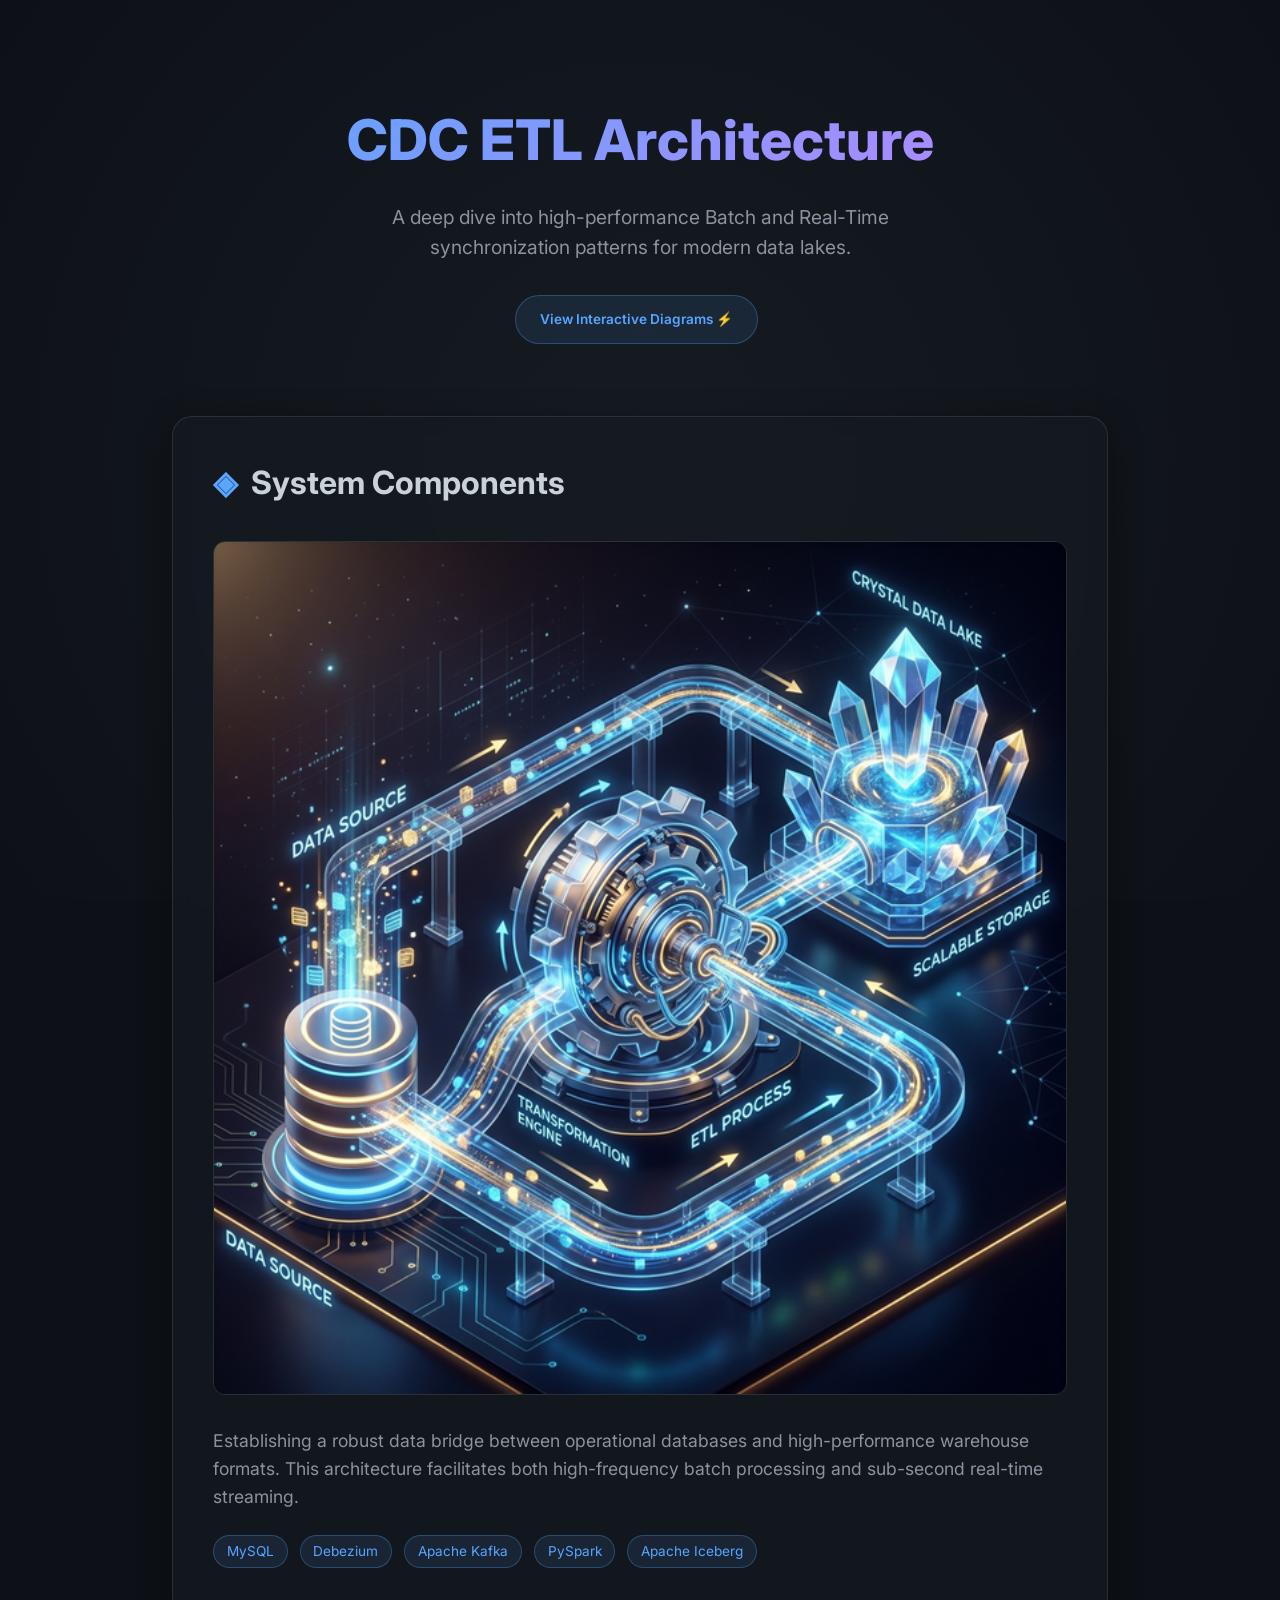
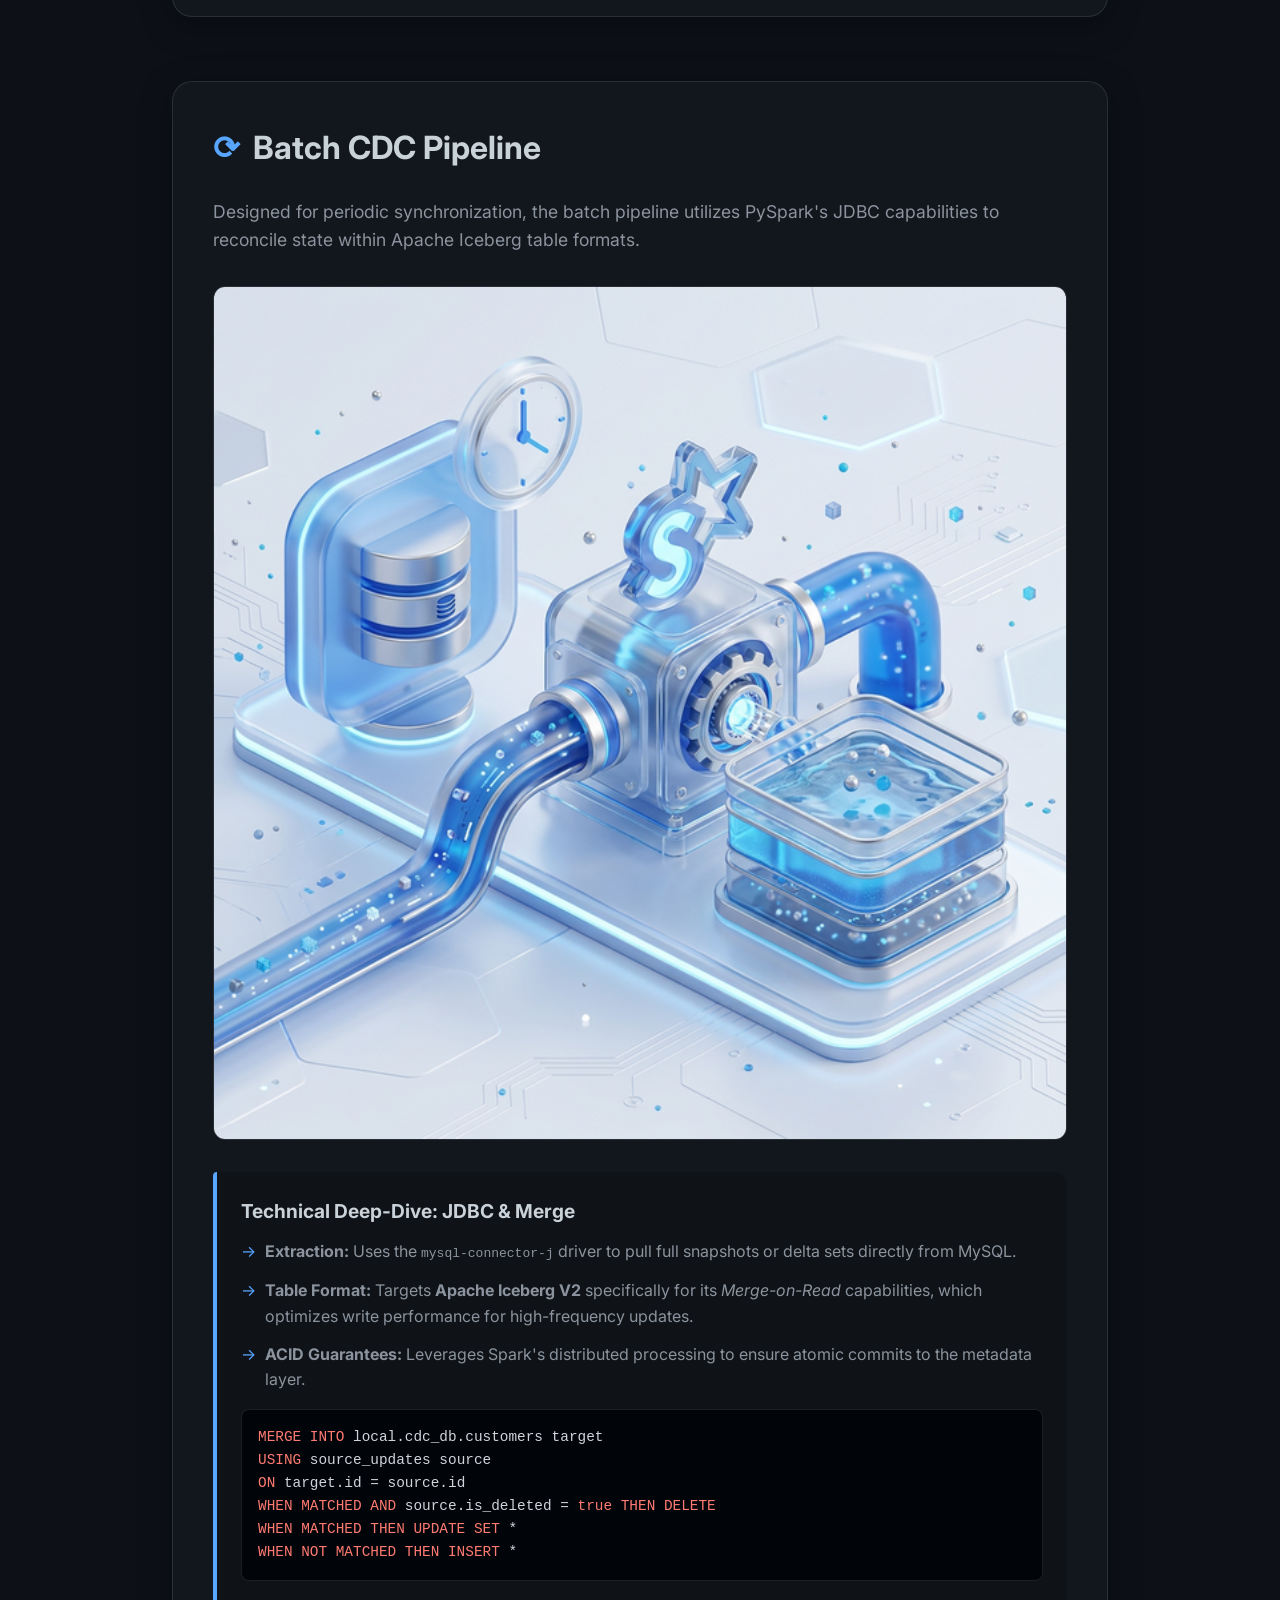
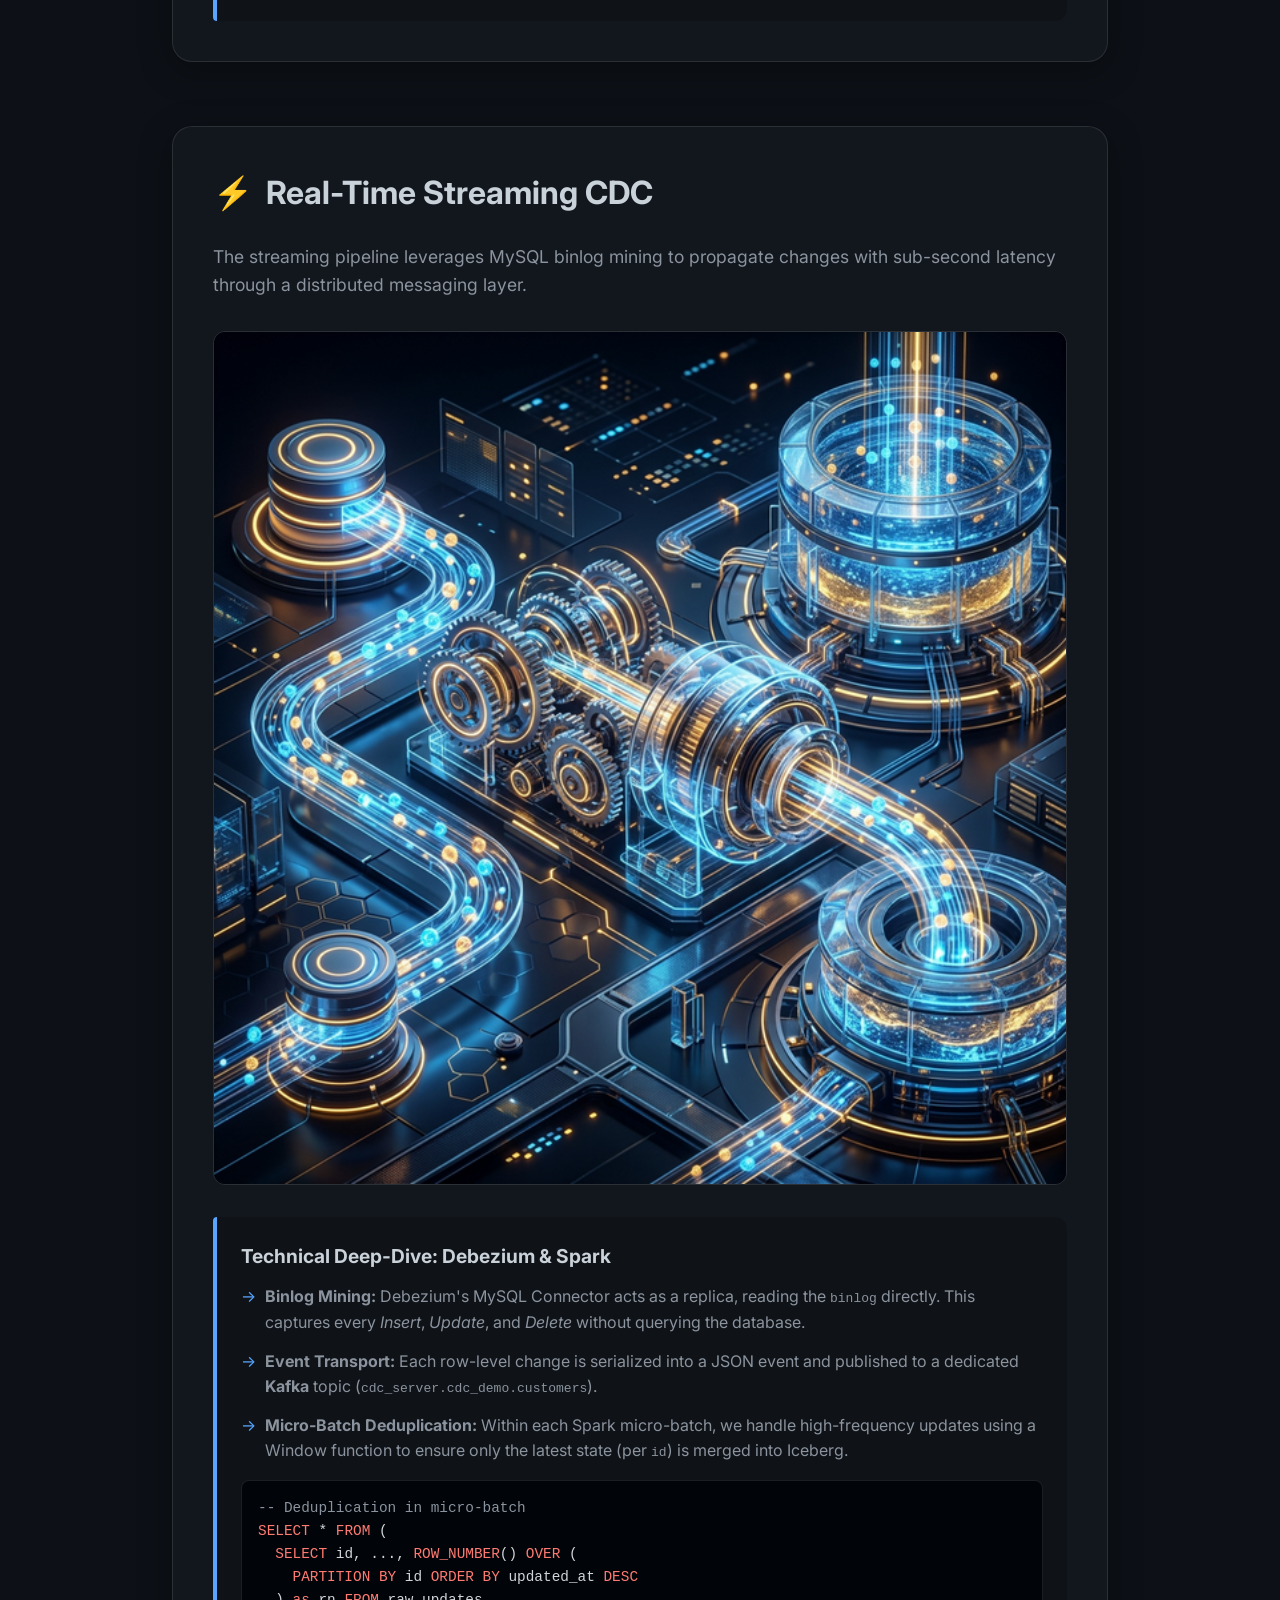
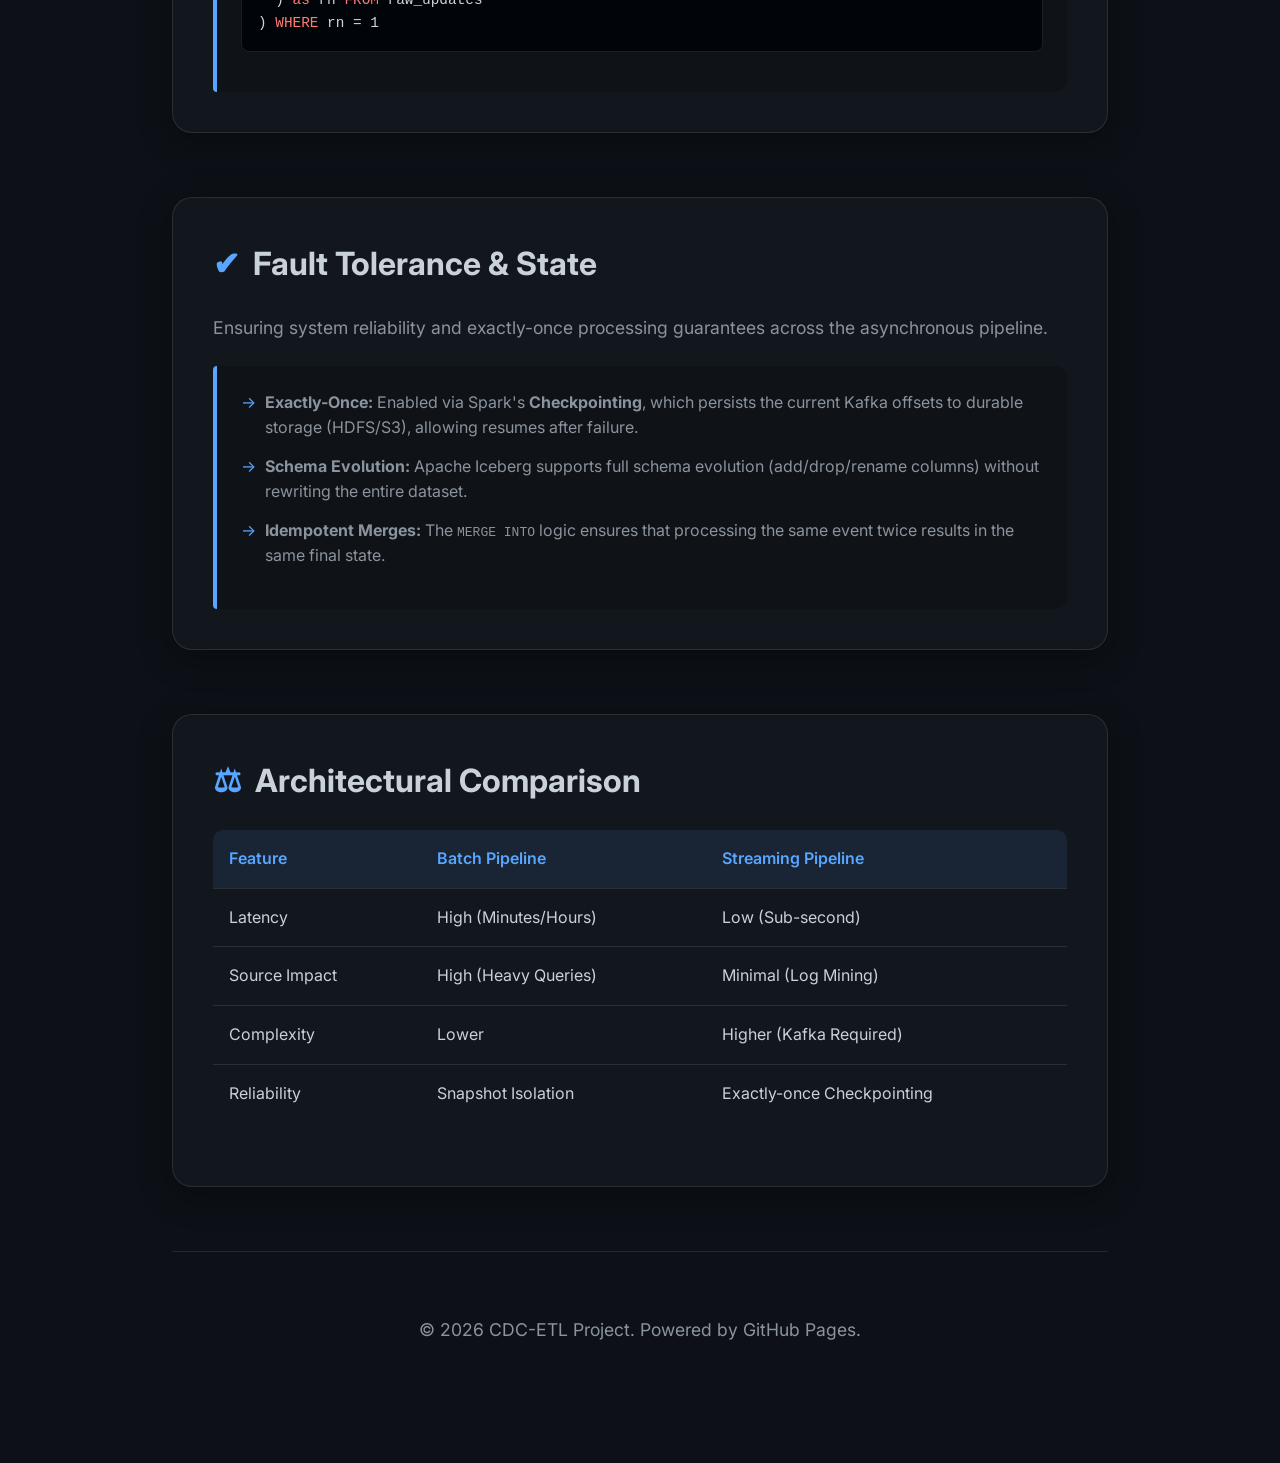
<file: docs/index.html>
<!DOCTYPE html>
<html lang="en">
<head>
    <meta charset="UTF-8">
    <meta name="viewport" content="width=device-width, initial-scale=1.0">
    <title>CDC ETL | Modern Data Pipeline Architecture</title>
    <meta name="description" content="Technical overview of Batch and Real-Time Streaming CDC synchronization patterns using MySQL, Debezium, Kafka, Spark, and Apache Iceberg.">
    <link rel="stylesheet" href="style.css">
    <link rel="preconnect" href="https://fonts.googleapis.com">
    <link rel="preconnect" href="https://fonts.gstatic.com" crossorigin>
    <link href="https://fonts.googleapis.com/css2?family=Inter:wght@400;600;800&display=swap" rel="stylesheet">
</head>
<body>
    <div class="container">
        <header>
            <h1>CDC ETL Architecture</h1>
            <p class="subtitle">A deep dive into high-performance Batch and Real-Time synchronization patterns for modern data lakes.</p>
            <div style="margin-top: 2rem;">
                <a href="pipeline-diagrams.html" class="tech-tag" style="text-decoration: none; padding: 0.8rem 1.5rem; font-weight: 600;">View Interactive Diagrams ⚡</a>
            </div>
        </header>

        <section id="overview">
            <div class="glass-card">
                <h2><span class="icon">◈</span> System Components</h2>
                <div class="diagram-container">
                    <img src="assets/data_pipeline_abstract.png" alt="Overall Data Pipeline Abstract Diagram">
                </div>
                <p>Establishing a robust data bridge between operational databases and high-performance warehouse formats. This architecture facilitates both high-frequency batch processing and sub-second real-time streaming.</p>
                <div class="tech-stack">
                    <span class="tech-tag">MySQL</span>
                    <span class="tech-tag">Debezium</span>
                    <span class="tech-tag">Apache Kafka</span>
                    <span class="tech-tag">PySpark</span>
                    <span class="tech-tag">Apache Iceberg</span>
                </div>
            </div>
        </section>

        <section id="batch">
            <div class="glass-card">
                <h2><span class="icon">⟳</span> Batch CDC Pipeline</h2>
                <p>Designed for periodic synchronization, the batch pipeline utilizes PySpark's JDBC capabilities to reconcile state within Apache Iceberg table formats.</p>
                
                <div class="diagram-container">
                    <img src="assets/batch_cdc_diagram.png" alt="Batch CDC Architecture Diagram">
                </div>

                <div class="tech-details">
                    <h3>Technical Deep-Dive: JDBC & Merge</h3>
                    <ul class="details-list">
                        <li><strong>Extraction:</strong> Uses the <code>mysql-connector-j</code> driver to pull full snapshots or delta sets directly from MySQL.</li>
                        <li><strong>Table Format:</strong> Targets <strong>Apache Iceberg V2</strong> specifically for its <em>Merge-on-Read</em> capabilities, which optimizes write performance for high-frequency updates.</li>
                        <li><strong>ACID Guarantees:</strong> Leverages Spark's distributed processing to ensure atomic commits to the metadata layer.</li>
                    </ul>
                    <div class="code-block">
                        <span class="keyword">MERGE INTO</span> local.cdc_db.customers target<br>
                        <span class="keyword">USING</span> source_updates source<br>
                        <span class="keyword">ON</span> target.id = source.id<br>
                        <span class="keyword">WHEN MATCHED AND</span> source.is_deleted = <span class="keyword">true THEN DELETE</span><br>
                        <span class="keyword">WHEN MATCHED THEN UPDATE SET</span> *<br>
                        <span class="keyword">WHEN NOT MATCHED THEN INSERT</span> *
                    </div>
                </div>
            </div>
        </section>

        <section id="streaming">
            <div class="glass-card">
                <h2><span class="icon">⚡</span> Real-Time Streaming CDC</h2>
                <p>The streaming pipeline leverages MySQL binlog mining to propagate changes with sub-second latency through a distributed messaging layer.</p>
                
                <div class="diagram-container">
                    <img src="assets/streaming_cdc_diagram.png" alt="Streaming CDC Architecture Diagram">
                </div>

                <div class="tech-details">
                    <h3>Technical Deep-Dive: Debezium & Spark</h3>
                    <ul class="details-list">
                        <li><strong>Binlog Mining:</strong> Debezium's MySQL Connector acts as a replica, reading the <code>binlog</code> directly. This captures every <em>Insert</em>, <em>Update</em>, and <em>Delete</em> without querying the database.</li>
                        <li><strong>Event Transport:</strong> Each row-level change is serialized into a JSON event and published to a dedicated <strong>Kafka</strong> topic (<code>cdc_server.cdc_demo.customers</code>).</li>
                        <li><strong>Micro-Batch Deduplication:</strong> Within each Spark micro-batch, we handle high-frequency updates using a Window function to ensure only the latest state (per <code>id</code>) is merged into Iceberg.</li>
                    </ul>
                    <div class="code-block">
                        <span class="comment">-- Deduplication in micro-batch</span><br>
                        <span class="keyword">SELECT</span> * <span class="keyword">FROM</span> (<br>
                        &nbsp;&nbsp;<span class="keyword">SELECT</span> id, ..., <span class="keyword">ROW_NUMBER</span>() <span class="keyword">OVER</span> (<br>
                        &nbsp;&nbsp;&nbsp;&nbsp;<span class="keyword">PARTITION BY</span> id <span class="keyword">ORDER BY</span> updated_at <span class="keyword">DESC</span><br>
                        &nbsp;&nbsp;) <span class="keyword">as</span> rn <span class="keyword">FROM</span> raw_updates<br>
                        ) <span class="keyword">WHERE</span> rn = 1
                    </div>
                </div>
            </div>
        </section>

        <section id="reliability">
            <div class="glass-card">
                <h2><span class="icon">✔</span> Fault Tolerance & State</h2>
                <p>Ensuring system reliability and exactly-once processing guarantees across the asynchronous pipeline.</p>
                <div class="tech-details">
                    <ul class="details-list">
                        <li><strong>Exactly-Once:</strong> Enabled via Spark's <strong>Checkpointing</strong>, which persists the current Kafka offsets to durable storage (HDFS/S3), allowing resumes after failure.</li>
                        <li><strong>Schema Evolution:</strong> Apache Iceberg supports full schema evolution (add/drop/rename columns) without rewriting the entire dataset.</li>
                        <li><strong>Idempotent Merges:</strong> The <code>MERGE INTO</code> logic ensures that processing the same event twice results in the same final state.</li>
                    </ul>
                </div>
            </div>
        </section>

        <section id="comparison">
            <div class="glass-card">
                <h2><span class="icon">⚖</span> Architectural Comparison</h2>
                <table>
                    <thead>
                        <tr>
                            <th>Feature</th>
                            <th>Batch Pipeline</th>
                            <th>Streaming Pipeline</th>
                        </tr>
                    </thead>
                    <tbody>
                        <tr>
                            <td>Latency</td>
                            <td>High (Minutes/Hours)</td>
                            <td>Low (Sub-second)</td>
                        </tr>
                        <tr>
                            <td>Source Impact</td>
                            <td>High (Heavy Queries)</td>
                            <td>Minimal (Log Mining)</td>
                        </tr>
                        <tr>
                            <td>Complexity</td>
                            <td>Lower</td>
                            <td>Higher (Kafka Required)</td>
                        </tr>
                        <tr>
                            <td>Reliability</td>
                            <td>Snapshot Isolation</td>
                            <td>Exactly-once Checkpointing</td>
                        </tr>
                    </tbody>
                </table>
            </div>
        </section>

        <footer>
            <p>&copy; 2026 CDC-ETL Project. Powered by GitHub Pages.</p>
        </footer>
    </div>

    <script>
        // Simple Intersection Observer for scroll animations
        const observer = new IntersectionObserver((entries) => {
            entries.forEach(entry => {
                if (entry.isIntersecting) {
                    entry.target.classList.add('visible');
                }
            });
        }, { threshold: 0.1 });

        document.querySelectorAll('section').forEach(section => {
            observer.observe(section);
        });
    </script>
</body>
</html>
</file>
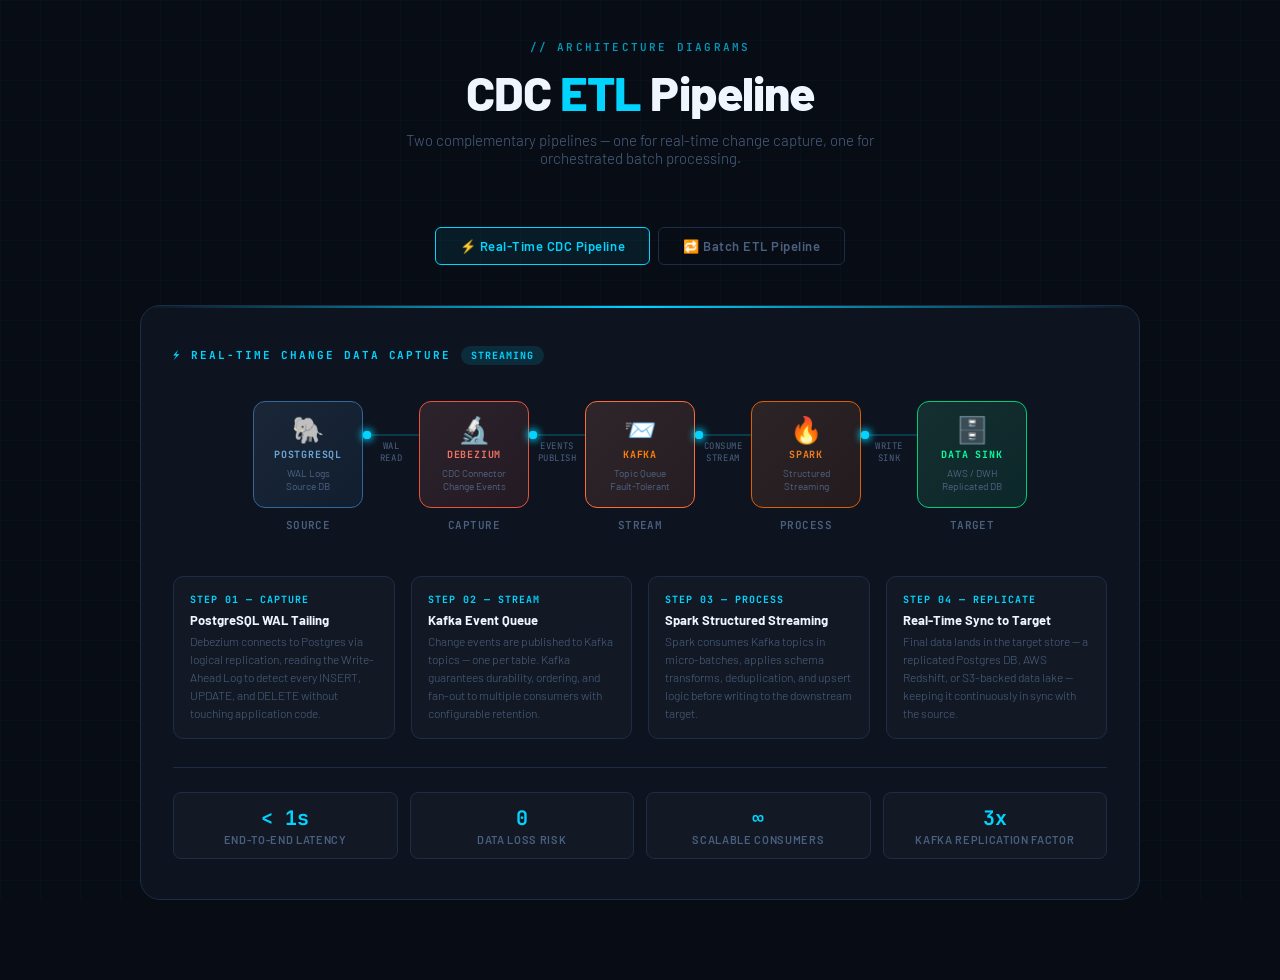
<file: pipeline-diagrams.html>
<!DOCTYPE html>
<html lang="en">
<head>
<meta charset="UTF-8"/>
<meta name="viewport" content="width=device-width, initial-scale=1.0"/>
<title>CDC ETL Pipeline Architectures</title>
<link href="https://fonts.googleapis.com/css2?family=JetBrains+Mono:wght@400;600;700&family=Barlow:wght@300;400;600;700;800&display=swap" rel="stylesheet"/>
<style>
*,*::before,*::after{box-sizing:border-box;margin:0;padding:0}

:root{
  --bg:#080c14;
  --panel:#0d1420;
  --border:#1e2d45;
  --cyan:#00d4ff;
  --green:#00ff9d;
  --orange:#ff7b00;
  --red:#ff3d6b;
  --yellow:#ffd166;
  --text:#c8d8f0;
  --muted:#4a6080;
  --white:#f0f6ff;
}

body{
  background:var(--bg);
  font-family:'Barlow',sans-serif;
  color:var(--text);
  min-height:100vh;
  overflow-x:hidden;
}

/* grid bg */
body::before{
  content:'';
  position:fixed;inset:0;
  background-image:
    linear-gradient(rgba(0,212,255,0.03) 1px,transparent 1px),
    linear-gradient(90deg,rgba(0,212,255,0.03) 1px,transparent 1px);
  background-size:40px 40px;
  pointer-events:none;z-index:0;
}

.page{position:relative;z-index:1;padding:40px 24px 80px;}

/* header */
.header{text-align:center;margin-bottom:60px;}
.header .eyebrow{
  font-family:'JetBrains Mono',monospace;
  font-size:11px;font-weight:600;
  letter-spacing:0.2em;text-transform:uppercase;
  color:var(--cyan);opacity:0.7;margin-bottom:12px;
}
.header h1{
  font-size:clamp(28px,5vw,48px);
  font-weight:800;color:var(--white);
  letter-spacing:-0.02em;line-height:1.1;
}
.header h1 span{color:var(--cyan);}
.header p{
  margin-top:12px;font-size:15px;
  color:var(--muted);font-weight:300;max-width:520px;margin-inline:auto;
}

/* tabs */
.tabs{display:flex;justify-content:center;gap:8px;margin-bottom:40px;}
.tab{
  padding:10px 24px;border-radius:6px;border:1px solid var(--border);
  background:transparent;color:var(--muted);
  font-family:'Barlow',sans-serif;font-size:13px;font-weight:600;
  cursor:pointer;transition:all 0.2s;letter-spacing:0.04em;
}
.tab.active-rt{border-color:var(--cyan);color:var(--cyan);background:rgba(0,212,255,0.08);}
.tab.active-batch{border-color:var(--green);color:var(--green);background:rgba(0,255,157,0.08);}
.tab:hover{opacity:0.8;}

/* pipeline wrapper */
.pipeline-section{display:none;animation:fadeIn 0.3s ease;}
.pipeline-section.visible{display:block;}
@keyframes fadeIn{from{opacity:0;transform:translateY(8px)}to{opacity:1;transform:translateY(0)}}

/* pipeline canvas */
.pipeline-wrap{
  max-width:1000px;margin:0 auto;
  background:var(--panel);
  border:1px solid var(--border);
  border-radius:20px;
  padding:40px 32px;
  position:relative;
  overflow:hidden;
}
.pipeline-wrap::before{
  content:'';position:absolute;top:0;left:0;right:0;height:2px;
}
.rt-pipeline .pipeline-wrap::before{background:linear-gradient(90deg,transparent,var(--cyan),transparent);}
.batch-pipeline .pipeline-wrap::before{background:linear-gradient(90deg,transparent,var(--green),transparent);}

.pipeline-title{
  font-family:'JetBrains Mono',monospace;
  font-size:11px;font-weight:700;
  letter-spacing:0.18em;text-transform:uppercase;
  margin-bottom:36px;display:flex;align-items:center;gap:10px;
}
.rt-pipeline .pipeline-title{color:var(--cyan);}
.batch-pipeline .pipeline-title{color:var(--green);}
.pill{
  font-size:10px;padding:3px 10px;border-radius:20px;
  font-weight:700;letter-spacing:0.1em;
}
.rt-pipeline .pill{background:rgba(0,212,255,0.12);color:var(--cyan);}
.batch-pipeline .pill{background:rgba(0,255,157,0.12);color:var(--green);}

/* nodes row */
.nodes{
  display:flex;align-items:center;
  justify-content:center;
  gap:0;
  flex-wrap:nowrap;
  overflow-x:auto;
  padding-bottom:8px;
}

/* single node */
.node{
  display:flex;flex-direction:column;align-items:center;
  gap:10px;flex-shrink:0;
}
.node-box{
  width:110px;min-height:90px;
  border-radius:12px;
  border:1px solid;
  display:flex;flex-direction:column;
  align-items:center;justify-content:center;
  gap:6px;padding:14px 10px;
  position:relative;overflow:hidden;
  transition:transform 0.2s,box-shadow 0.2s;
  cursor:default;
}
.node-box:hover{transform:translateY(-3px);}
.node-box::after{
  content:'';position:absolute;inset:0;
  background:linear-gradient(135deg,rgba(255,255,255,0.04),transparent);
  pointer-events:none;
}
.node-icon{font-size:26px;line-height:1;}
.node-name{
  font-family:'JetBrains Mono',monospace;
  font-size:10px;font-weight:700;
  letter-spacing:0.08em;text-align:center;
  text-transform:uppercase;
}
.node-sub{
  font-size:10px;color:var(--muted);text-align:center;
  font-weight:400;line-height:1.3;
}
.node-label{
  font-size:11px;color:var(--muted);
  font-weight:600;letter-spacing:0.04em;
  text-align:center;max-width:110px;
  font-family:'JetBrains Mono',monospace;
}

/* color themes per node type */
.n-postgres{border-color:#336699;background:rgba(51,102,153,0.12);}
.n-postgres .node-name{color:#6ba3d6;}
.n-debezium{border-color:#e8533a;background:rgba(232,83,58,0.1);}
.n-debezium .node-name{color:#f07060;}
.n-kafka{border-color:#ff6b35;background:rgba(255,107,53,0.1);}
.n-kafka .node-name{color:var(--orange);}
.n-spark{border-color:#e25d00;background:rgba(226,93,0,0.1);}
.n-spark .node-name{color:#f07a20;}
.n-airflow{border-color:#017cee;background:rgba(1,124,238,0.1);}
.n-airflow .node-name{color:#40a0f5;}
.n-python{border-color:#3776ab;background:rgba(55,118,171,0.1);}
.n-python .node-name{color:#5ba3d9;}
.n-aws{border-color:#ff9900;background:rgba(255,153,0,0.1);}
.n-aws .node-name{color:var(--yellow);}
.n-docker{border-color:#2496ed;background:rgba(36,150,237,0.1);}
.n-docker .node-name{color:#55aaff;}
.n-sink{border-color:#00cc7a;background:rgba(0,204,122,0.1);}
.n-sink .node-name{color:var(--green);}

/* connector */
.connector{
  display:flex;flex-direction:column;align-items:center;
  justify-content:center;flex-shrink:0;
  width:56px;position:relative;
  padding-bottom:34px;/* offset for label area */
}
.conn-line{
  width:100%;height:2px;
  position:relative;overflow:visible;
}
.conn-line svg{width:100%;height:24px;overflow:visible;}
.conn-label{
  font-family:'JetBrains Mono',monospace;
  font-size:9px;color:var(--muted);
  letter-spacing:0.06em;text-align:center;
  white-space:nowrap;margin-top:4px;
}

/* animated dot on connector */
@keyframes slideDot{
  0%{left:-6px;opacity:0}
  10%{opacity:1}
  90%{opacity:1}
  100%{left:calc(100% + 6px);opacity:0}
}
.dot{
  position:absolute;top:50%;transform:translateY(-50%);
  width:8px;height:8px;border-radius:50%;
  animation:slideDot 2s linear infinite;
}
.dot2{animation-delay:0.67s;}
.dot3{animation-delay:1.33s;}

.rt-dot{background:var(--cyan);box-shadow:0 0 8px var(--cyan);}
.batch-dot{background:var(--green);box-shadow:0 0 8px var(--green);}

/* legend / description box */
.desc-grid{
  display:grid;grid-template-columns:repeat(auto-fit,minmax(220px,1fr));
  gap:16px;margin-top:36px;
}
.desc-card{
  background:rgba(255,255,255,0.02);
  border:1px solid var(--border);
  border-radius:10px;padding:16px;
}
.desc-card .step-num{
  font-family:'JetBrains Mono',monospace;
  font-size:10px;font-weight:700;
  letter-spacing:0.1em;margin-bottom:6px;
}
.rt-pipeline .desc-card .step-num{color:var(--cyan);}
.batch-pipeline .desc-card .step-num{color:var(--green);}
.desc-card h4{font-size:13px;font-weight:700;color:var(--white);margin-bottom:4px;}
.desc-card p{font-size:12px;color:var(--muted);line-height:1.5;font-weight:300;}

/* latency badge */
.stat-row{
  display:flex;flex-wrap:wrap;gap:12px;
  margin-top:28px;padding-top:24px;
  border-top:1px solid var(--border);
}
.stat{
  flex:1;min-width:120px;
  background:rgba(255,255,255,0.02);
  border:1px solid var(--border);
  border-radius:8px;padding:12px 16px;
  text-align:center;
}
.stat-val{
  font-family:'JetBrains Mono',monospace;
  font-size:20px;font-weight:700;
  display:block;margin-bottom:2px;
}
.rt-pipeline .stat-val{color:var(--cyan);}
.batch-pipeline .stat-val{color:var(--green);}
.stat-key{font-size:11px;color:var(--muted);font-weight:600;letter-spacing:0.06em;}

@media(max-width:700px){
  .nodes{gap:0;justify-content:flex-start;}
  .node-box{width:90px;min-height:80px;}
  .connector{width:40px;}
}
</style>
</head>
<body>
<div class="page">

  <div class="header">
    <div class="eyebrow">// architecture diagrams</div>
    <h1>CDC <span>ETL</span> Pipeline</h1>
    <p>Two complementary pipelines — one for real-time change capture, one for orchestrated batch processing.</p>
  </div>

  <div class="tabs">
    <button class="tab active-rt" onclick="show('rt')">⚡ Real-Time CDC Pipeline</button>
    <button class="tab" onclick="show('batch')">🔁 Batch ETL Pipeline</button>
  </div>

  <!-- ═══════════════ REAL-TIME PIPELINE ═══════════════ -->
  <div class="pipeline-section rt-pipeline visible" id="rt">
    <div class="pipeline-wrap">
      <div class="pipeline-title">
        ⚡ Real-Time Change Data Capture
        <span class="pill">STREAMING</span>
      </div>

      <div class="nodes">

        <!-- PostgreSQL -->
        <div class="node">
          <div class="node-box n-postgres">
            <div class="node-icon">🐘</div>
            <div class="node-name">PostgreSQL</div>
            <div class="node-sub">WAL Logs<br/>Source DB</div>
          </div>
          <div class="node-label">SOURCE</div>
        </div>

        <div class="connector">
          <div class="conn-line" style="position:relative;height:2px;background:rgba(0,212,255,0.2);">
            <div class="dot rt-dot dot1" style="position:absolute;top:50%;transform:translateY(-50%);width:8px;height:8px;border-radius:50%;background:var(--cyan);box-shadow:0 0 8px var(--cyan);animation:slideDot 2s linear infinite;"></div>
            <div class="dot rt-dot dot2" style="position:absolute;top:50%;transform:translateY(-50%);width:8px;height:8px;border-radius:50%;background:var(--cyan);box-shadow:0 0 8px var(--cyan);animation:slideDot 2s linear infinite;animation-delay:0.67s;"></div>
          </div>
          <div class="conn-label">WAL<br/>READ</div>
        </div>

        <!-- Debezium -->
        <div class="node">
          <div class="node-box n-debezium">
            <div class="node-icon">🔬</div>
            <div class="node-name">Debezium</div>
            <div class="node-sub">CDC Connector<br/>Change Events</div>
          </div>
          <div class="node-label">CAPTURE</div>
        </div>

        <div class="connector">
          <div class="conn-line" style="position:relative;height:2px;background:rgba(0,212,255,0.2);">
            <div class="dot rt-dot" style="position:absolute;top:50%;transform:translateY(-50%);width:8px;height:8px;border-radius:50%;background:var(--cyan);box-shadow:0 0 8px var(--cyan);animation:slideDot 2s linear infinite;animation-delay:0.3s;"></div>
            <div class="dot rt-dot" style="position:absolute;top:50%;transform:translateY(-50%);width:8px;height:8px;border-radius:50%;background:var(--cyan);box-shadow:0 0 8px var(--cyan);animation:slideDot 2s linear infinite;animation-delay:1s;"></div>
          </div>
          <div class="conn-label">EVENTS<br/>PUBLISH</div>
        </div>

        <!-- Kafka -->
        <div class="node">
          <div class="node-box n-kafka">
            <div class="node-icon">📨</div>
            <div class="node-name">Kafka</div>
            <div class="node-sub">Topic Queue<br/>Fault-Tolerant</div>
          </div>
          <div class="node-label">STREAM</div>
        </div>

        <div class="connector">
          <div class="conn-line" style="position:relative;height:2px;background:rgba(0,212,255,0.2);">
            <div class="dot rt-dot" style="position:absolute;top:50%;transform:translateY(-50%);width:8px;height:8px;border-radius:50%;background:var(--cyan);box-shadow:0 0 8px var(--cyan);animation:slideDot 2s linear infinite;animation-delay:0.15s;"></div>
            <div class="dot rt-dot" style="position:absolute;top:50%;transform:translateY(-50%);width:8px;height:8px;border-radius:50%;background:var(--cyan);box-shadow:0 0 8px var(--cyan);animation:slideDot 2s linear infinite;animation-delay:0.82s;"></div>
          </div>
          <div class="conn-label">CONSUME<br/>STREAM</div>
        </div>

        <!-- Spark -->
        <div class="node">
          <div class="node-box n-spark">
            <div class="node-icon">🔥</div>
            <div class="node-name">Spark</div>
            <div class="node-sub">Structured<br/>Streaming</div>
          </div>
          <div class="node-label">PROCESS</div>
        </div>

        <div class="connector">
          <div class="conn-line" style="position:relative;height:2px;background:rgba(0,212,255,0.2);">
            <div class="dot rt-dot" style="position:absolute;top:50%;transform:translateY(-50%);width:8px;height:8px;border-radius:50%;background:var(--cyan);box-shadow:0 0 8px var(--cyan);animation:slideDot 2s linear infinite;animation-delay:0.5s;"></div>
            <div class="dot rt-dot" style="position:absolute;top:50%;transform:translateY(-50%);width:8px;height:8px;border-radius:50%;background:var(--cyan);box-shadow:0 0 8px var(--cyan);animation:slideDot 2s linear infinite;animation-delay:1.17s;"></div>
          </div>
          <div class="conn-label">WRITE<br/>SINK</div>
        </div>

        <!-- Sink -->
        <div class="node">
          <div class="node-box n-sink">
            <div class="node-icon">🗄️</div>
            <div class="node-name">Data Sink</div>
            <div class="node-sub">AWS / DWH<br/>Replicated DB</div>
          </div>
          <div class="node-label">TARGET</div>
        </div>

      </div><!-- /nodes -->

      <!-- Step descriptions -->
      <div class="desc-grid">
        <div class="desc-card">
          <div class="step-num">STEP 01 — CAPTURE</div>
          <h4>PostgreSQL WAL Tailing</h4>
          <p>Debezium connects to Postgres via logical replication, reading the Write-Ahead Log to detect every INSERT, UPDATE, and DELETE without touching application code.</p>
        </div>
        <div class="desc-card">
          <div class="step-num">STEP 02 — STREAM</div>
          <h4>Kafka Event Queue</h4>
          <p>Change events are published to Kafka topics — one per table. Kafka guarantees durability, ordering, and fan-out to multiple consumers with configurable retention.</p>
        </div>
        <div class="desc-card">
          <div class="step-num">STEP 03 — PROCESS</div>
          <h4>Spark Structured Streaming</h4>
          <p>Spark consumes Kafka topics in micro-batches, applies schema transforms, deduplication, and upsert logic before writing to the downstream target.</p>
        </div>
        <div class="desc-card">
          <div class="step-num">STEP 04 — REPLICATE</div>
          <h4>Real-Time Sync to Target</h4>
          <p>Final data lands in the target store — a replicated Postgres DB, AWS Redshift, or S3-backed data lake — keeping it continuously in sync with the source.</p>
        </div>
      </div>

      <div class="stat-row">
        <div class="stat"><span class="stat-val">&lt; 1s</span><div class="stat-key">END-TO-END LATENCY</div></div>
        <div class="stat"><span class="stat-val">0</span><div class="stat-key">DATA LOSS RISK</div></div>
        <div class="stat"><span class="stat-val">∞</span><div class="stat-key">SCALABLE CONSUMERS</div></div>
        <div class="stat"><span class="stat-val">3x</span><div class="stat-key">KAFKA REPLICATION FACTOR</div></div>
      </div>
    </div>
  </div>

  <!-- ═══════════════ BATCH PIPELINE ═══════════════ -->
  <div class="pipeline-section batch-pipeline" id="batch">
    <div class="pipeline-wrap">
      <div class="pipeline-title">
        🔁 Batch ETL Pipeline
        <span class="pill">ORCHESTRATED</span>
      </div>

      <div class="nodes">

        <!-- PostgreSQL -->
        <div class="node">
          <div class="node-box n-postgres">
            <div class="node-icon">🐘</div>
            <div class="node-name">PostgreSQL</div>
            <div class="node-sub">Transactional<br/>Source DB</div>
          </div>
          <div class="node-label">SOURCE</div>
        </div>

        <div class="connector">
          <div class="conn-line" style="position:relative;height:2px;background:rgba(0,255,157,0.2);">
            <div class="dot batch-dot" style="position:absolute;top:50%;transform:translateY(-50%);width:8px;height:8px;border-radius:50%;background:var(--green);box-shadow:0 0 8px var(--green);animation:slideDot 2.4s linear infinite;"></div>
            <div class="dot batch-dot" style="position:absolute;top:50%;transform:translateY(-50%);width:8px;height:8px;border-radius:50%;background:var(--green);box-shadow:0 0 8px var(--green);animation:slideDot 2.4s linear infinite;animation-delay:0.8s;"></div>
          </div>
          <div class="conn-label">EXTRACT<br/>QUERY</div>
        </div>

        <!-- Airflow -->
        <div class="node">
          <div class="node-box n-airflow">
            <div class="node-icon">🌬️</div>
            <div class="node-name">Airflow</div>
            <div class="node-sub">DAG Scheduler<br/>Orchestrator</div>
          </div>
          <div class="node-label">ORCHESTRATE</div>
        </div>

        <div class="connector">
          <div class="conn-line" style="position:relative;height:2px;background:rgba(0,255,157,0.2);">
            <div class="dot batch-dot" style="position:absolute;top:50%;transform:translateY(-50%);width:8px;height:8px;border-radius:50%;background:var(--green);box-shadow:0 0 8px var(--green);animation:slideDot 2.4s linear infinite;animation-delay:0.4s;"></div>
            <div class="dot batch-dot" style="position:absolute;top:50%;transform:translateY(-50%);width:8px;height:8px;border-radius:50%;background:var(--green);box-shadow:0 0 8px var(--green);animation:slideDot 2.4s linear infinite;animation-delay:1.2s;"></div>
          </div>
          <div class="conn-label">TRIGGER<br/>TASKS</div>
        </div>

        <!-- Python -->
        <div class="node">
          <div class="node-box n-python">
            <div class="node-icon">🐍</div>
            <div class="node-name">Python</div>
            <div class="node-sub">ETL Scripts<br/>Transform Logic</div>
          </div>
          <div class="node-label">TRANSFORM</div>
        </div>

        <div class="connector">
          <div class="conn-line" style="position:relative;height:2px;background:rgba(0,255,157,0.2);">
            <div class="dot batch-dot" style="position:absolute;top:50%;transform:translateY(-50%);width:8px;height:8px;border-radius:50%;background:var(--green);box-shadow:0 0 8px var(--green);animation:slideDot 2.4s linear infinite;animation-delay:0.2s;"></div>
            <div class="dot batch-dot" style="position:absolute;top:50%;transform:translateY(-50%);width:8px;height:8px;border-radius:50%;background:var(--green);box-shadow:0 0 8px var(--green);animation:slideDot 2.4s linear infinite;animation-delay:1.0s;"></div>
          </div>
          <div class="conn-label">DISTRIBUTE<br/>COMPUTE</div>
        </div>

        <!-- Spark -->
        <div class="node">
          <div class="node-box n-spark">
            <div class="node-icon">🔥</div>
            <div class="node-name">Spark</div>
            <div class="node-sub">Batch Jobs<br/>Large-Scale ETL</div>
          </div>
          <div class="node-label">PROCESS</div>
        </div>

        <div class="connector">
          <div class="conn-line" style="position:relative;height:2px;background:rgba(0,255,157,0.2);">
            <div class="dot batch-dot" style="position:absolute;top:50%;transform:translateY(-50%);width:8px;height:8px;border-radius:50%;background:var(--green);box-shadow:0 0 8px var(--green);animation:slideDot 2.4s linear infinite;animation-delay:0.6s;"></div>
            <div class="dot batch-dot" style="position:absolute;top:50%;transform:translateY(-50%);width:8px;height:8px;border-radius:50%;background:var(--green);box-shadow:0 0 8px var(--green);animation:slideDot 2.4s linear infinite;animation-delay:1.4s;"></div>
          </div>
          <div class="conn-label">DEPLOY<br/>CLOUD</div>
        </div>

        <!-- AWS -->
        <div class="node">
          <div class="node-box n-aws">
            <div class="node-icon">☁️</div>
            <div class="node-name">AWS</div>
            <div class="node-sub">S3 / Redshift<br/>Docker / K8s</div>
          </div>
          <div class="node-label">TARGET</div>
        </div>

      </div><!-- /nodes -->

      <!-- Step descriptions -->
      <div class="desc-grid">
        <div class="desc-card">
          <div class="step-num">STEP 01 — ORCHESTRATE</div>
          <h4>Airflow DAG Scheduling</h4>
          <p>Airflow defines the pipeline as a Directed Acyclic Graph (DAG). It schedules runs on a cron, monitors task health, retries failures, and triggers downstream tasks only when upstream succeeds.</p>
        </div>
        <div class="desc-card">
          <div class="step-num">STEP 02 — EXTRACT</div>
          <h4>Python Extraction Scripts</h4>
          <p>Python scripts query PostgreSQL in bulk — using incremental watermarks or full snapshots — extracting raw records and staging them for transformation.</p>
        </div>
        <div class="desc-card">
          <div class="step-num">STEP 03 — TRANSFORM</div>
          <h4>Spark Batch Processing</h4>
          <p>Spark runs distributed batch jobs: cleaning nulls, joining datasets, applying business rules, aggregating metrics, and reshaping data into target schemas at scale.</p>
        </div>
        <div class="desc-card">
          <div class="step-num">STEP 04 — LOAD</div>
          <h4>AWS Cloud Delivery</h4>
          <p>Processed data lands in AWS — S3 for raw/parquet storage, Redshift for analytics, or RDS for operational use. Docker + Kubernetes ensures reproducible, scalable deployment.</p>
        </div>
      </div>

      <div class="stat-row">
        <div class="stat"><span class="stat-val">TB+</span><div class="stat-key">BATCH VOLUME CAPACITY</div></div>
        <div class="stat"><span class="stat-val">DAG</span><div class="stat-key">DEPENDENCY GRAPH</div></div>
        <div class="stat"><span class="stat-val">Auto</span><div class="stat-key">RETRY ON FAILURE</div></div>
        <div class="stat"><span class="stat-val">K8s</span><div class="stat-key">CONTAINER ORCHESTRATION</div></div>
      </div>
    </div>
  </div>

</div>

<script>
  function show(id) {
    document.querySelectorAll('.pipeline-section').forEach(s => s.classList.remove('visible'));
    document.getElementById(id).classList.add('visible');
    document.querySelectorAll('.tab').forEach(t => t.classList.remove('active-rt','active-batch'));
    const btn = document.querySelectorAll('.tab');
    if(id === 'rt') btn[0].classList.add('active-rt');
    else btn[1].classList.add('active-batch');
  }
</script>
</body>
</html>
</file>
<file: docs/style.css>
:root {
    --bg-color: #0d1117;
    --card-bg: rgba(22, 27, 34, 0.7);
    --accent-color: #58a6ff;
    --text-primary: #c9d1d9;
    --text-secondary: #8b949e;
    --glass-border: rgba(255, 255, 255, 0.1);
    --gradient-primary: linear-gradient(135deg, #58a6ff 0%, #bc85ff 100%);
    --font-main: 'Inter', -apple-system, BlinkMacSystemFont, 'Segoe UI', Roboto, sans-serif;
}

* {
    margin: 0;
    padding: 0;
    box-sizing: border-box;
}

body {
    background-color: var(--bg-color);
    color: var(--text-primary);
    font-family: var(--font-main);
    line-height: 1.6;
    overflow-x: hidden;
}

/* Background Animation */
body::before {
    content: '';
    position: fixed;
    top: 0;
    left: 0;
    width: 100%;
    height: 100%;
    background: radial-gradient(circle at 50% 50%, #161b22 0%, #0d1117 100%);
    z-index: -1;
}

.container {
    max-width: 1000px;
    margin: 0 auto;
    padding: 2rem;
}

header {
    text-align: center;
    padding: 4rem 0;
    animation: fadeInDown 1s ease-out;
}

h1 {
    font-size: 3.5rem;
    font-weight: 800;
    background: var(--gradient-primary);
    -webkit-background-clip: text;
    -webkit-text-fill-color: transparent;
    margin-bottom: 1rem;
}

.subtitle {
    font-size: 1.2rem;
    color: var(--text-secondary);
    max-width: 600px;
    margin: 0 auto;
}

section {
    margin-bottom: 4rem;
    opacity: 0;
    transform: translateY(20px);
    transition: all 0.6s ease-out;
}

section.visible {
    opacity: 1;
    transform: translateY(0);
}

.glass-card {
    background: var(--card-bg);
    backdrop-filter: blur(10px);
    -webkit-backdrop-filter: blur(10px);
    border: 1px solid var(--glass-border);
    border-radius: 20px;
    padding: 2.5rem;
    box-shadow: 0 8px 32px 0 rgba(0, 0, 0, 0.37);
    transition: transform 0.3s ease;
}

.glass-card:hover {
    transform: translateY(-5px);
    border-color: rgba(88, 166, 255, 0.3);
}

h2 {
    font-size: 2rem;
    margin-bottom: 1.5rem;
    display: flex;
    align-items: center;
    gap: 0.8rem;
}

h2 .icon {
    color: var(--accent-color);
}

p {
    margin-bottom: 1.5rem;
    color: var(--text-secondary);
    font-size: 1.1rem;
}

.diagram-container {
    width: 100%;
    margin: 2rem 0;
    border-radius: 12px;
    overflow: hidden;
    border: 1px solid var(--glass-border);
}

.diagram-container img {
    width: 100%;
    height: auto;
    display: block;
    transition: transform 0.5s ease;
}

.diagram-container:hover img {
    transform: scale(1.02);
}

table {
    width: 100%;
    border-collapse: collapse;
    margin: 1.5rem 0;
    border-radius: 10px;
    overflow: hidden;
}

th, td {
    padding: 1rem;
    text-align: left;
    border-bottom: 1px solid var(--glass-border);
}

th {
    background: rgba(88, 166, 255, 0.1);
    color: var(--accent-color);
    font-weight: 600;
}

tr:last-child td {
    border-bottom: none;
}

.tech-tag {
    display: inline-block;
    padding: 0.3rem 0.8rem;
    background: rgba(88, 166, 255, 0.1);
    border: 1px solid rgba(88, 166, 255, 0.3);
    border-radius: 50px;
    font-size: 0.85rem;
    color: var(--accent-color);
    margin-right: 0.5rem;
    margin-bottom: 0.5rem;
}

footer {
    text-align: center;
    padding: 4rem 0;
    color: var(--text-secondary);
    border-top: 1px solid var(--glass-border);
}

.tech-details {
    margin-top: 1.5rem;
    padding: 1.5rem;
    background: rgba(0, 0, 0, 0.2);
    border-left: 4px solid var(--accent-color);
    border-radius: 4px 12px 12px 4px;
}

.tech-details h3 {
    font-size: 1.2rem;
    margin-bottom: 0.8rem;
    color: var(--text-primary);
}

.code-block {
    background: #010409;
    padding: 1rem;
    border-radius: 8px;
    font-family: 'Courier New', Courier, monospace;
    font-size: 0.9rem;
    margin: 1rem 0;
    overflow-x: auto;
    border: 1px solid var(--glass-border);
    color: #d1d5da;
}

.keyword { color: #ff7b72; }
.comment { color: #8b949e; }
.string { color: #a5d6ff; }
.function { color: #d2a8ff; }

ul.details-list {
    list-style: none;
    margin-bottom: 1rem;
}

ul.details-list li {
    padding-left: 1.5rem;
    position: relative;
    margin-bottom: 0.8rem;
    color: var(--text-secondary);
}

ul.details-list li::before {
    content: "→";
    position: absolute;
    left: 0;
    color: var(--accent-color);
}

@keyframes fadeInDown {
    from {
        opacity: 0;
        transform: translateY(-20px);
    }
    to {
        opacity: 1;
        transform: translateY(0);
    }
}

@media (max-width: 768px) {
    h1 { font-size: 2.5rem; }
    .container { padding: 1rem; }
    .glass-card { padding: 1.5rem; }
}
</file>
